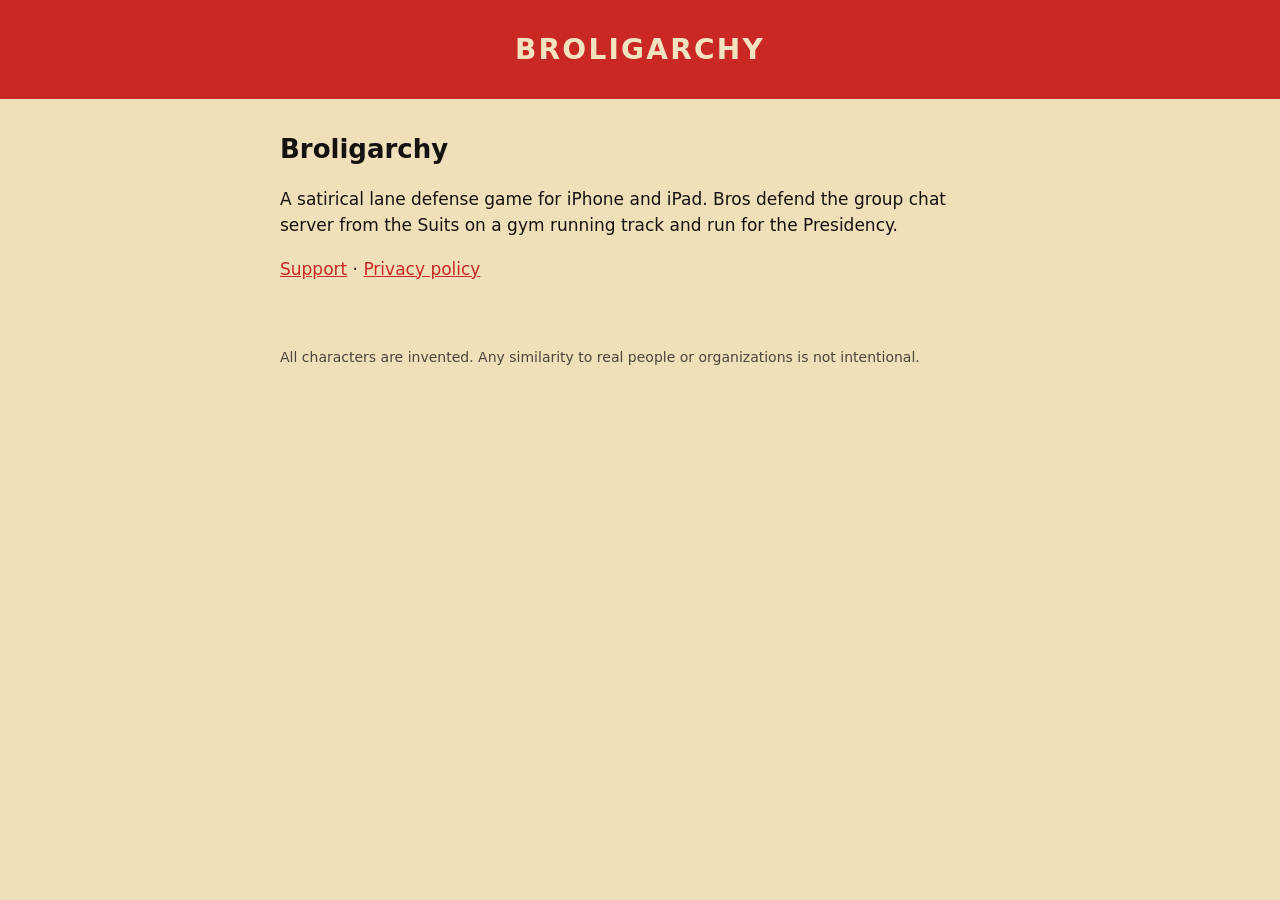
<file: index.html>
<!doctype html>
<html lang="en"><head><meta charset="utf-8"><meta name="viewport" content="width=device-width,initial-scale=1">
<title>Broligarchy</title><link rel="stylesheet" href="style.css"></head>
<body><header><a href="./">BROLIGARCHY</a></header>
<main>
<h1>Broligarchy</h1>
<p>A satirical lane defense game for iPhone and iPad. Bros defend the group chat server from the Suits on a gym running track and run for the Presidency.</p>
<p><a href="support.html">Support</a> · <a href="privacy.html">Privacy policy</a></p>
</main>
<footer>All characters are invented. Any similarity to real people or organizations is not intentional.</footer>
</body></html>
</file>
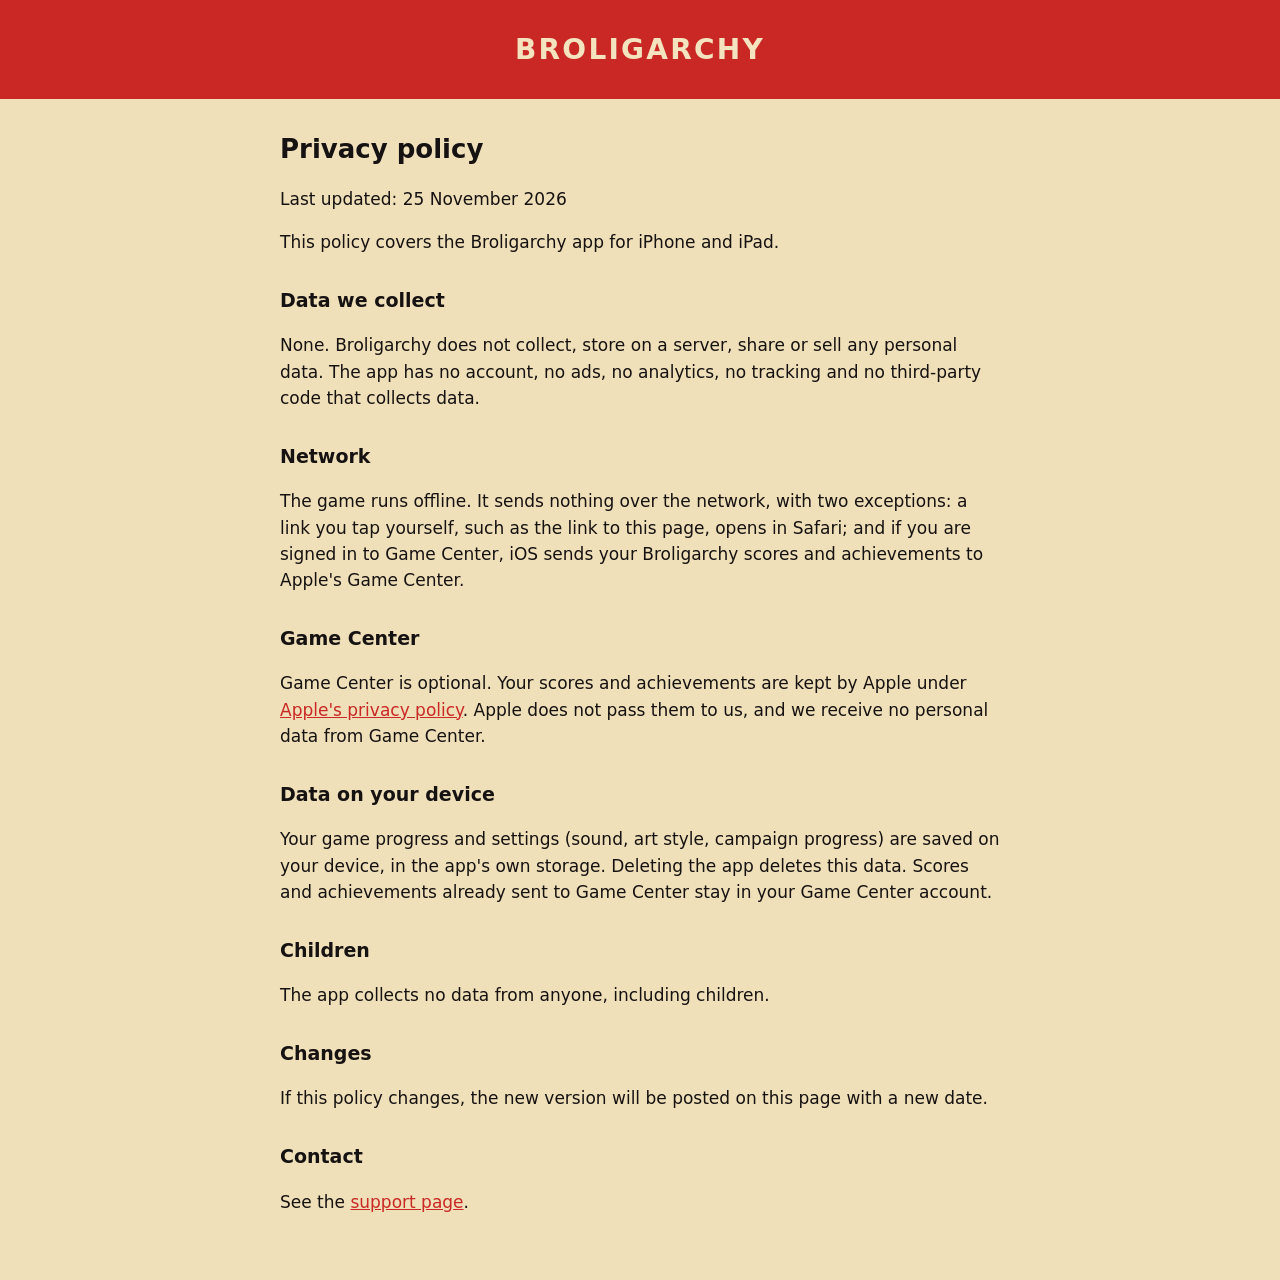
<file: privacy.html>
<!doctype html>
<html lang="en"><head><meta charset="utf-8"><meta name="viewport" content="width=device-width,initial-scale=1">
<title>Broligarchy privacy policy</title><link rel="stylesheet" href="style.css"></head>
<body><header><a href="./">BROLIGARCHY</a></header>
<main>
<h1>Privacy policy</h1>
<p>Last updated: 25 November 2026</p>
<p>This policy covers the Broligarchy app for iPhone and iPad.</p>
<h2>Data we collect</h2>
<p>None. Broligarchy does not collect, store on a server, share or sell any personal data. The app has no account, no ads, no analytics, no tracking and no third-party code that collects data.</p>
<h2>Network</h2>
<p>The game runs offline. It sends nothing over the network, with two exceptions: a link you tap yourself, such as the link to this page, opens in Safari; and if you are signed in to Game Center, iOS sends your Broligarchy scores and achievements to Apple's Game Center.</p>
<h2>Game Center</h2>
<p>Game Center is optional. Your scores and achievements are kept by Apple under <a href="https://www.apple.com/legal/privacy/">Apple's privacy policy</a>. Apple does not pass them to us, and we receive no personal data from Game Center.</p>
<h2>Data on your device</h2>
<p>Your game progress and settings (sound, art style, campaign progress) are saved on your device, in the app's own storage. Deleting the app deletes this data. Scores and achievements already sent to Game Center stay in your Game Center account.</p>
<h2>Children</h2>
<p>The app collects no data from anyone, including children.</p>
<h2>Changes</h2>
<p>If this policy changes, the new version will be posted on this page with a new date.</p>
<h2>Contact</h2>
<p>See the <a href="support.html">support page</a>.</p>
</main></body></html>
</file>
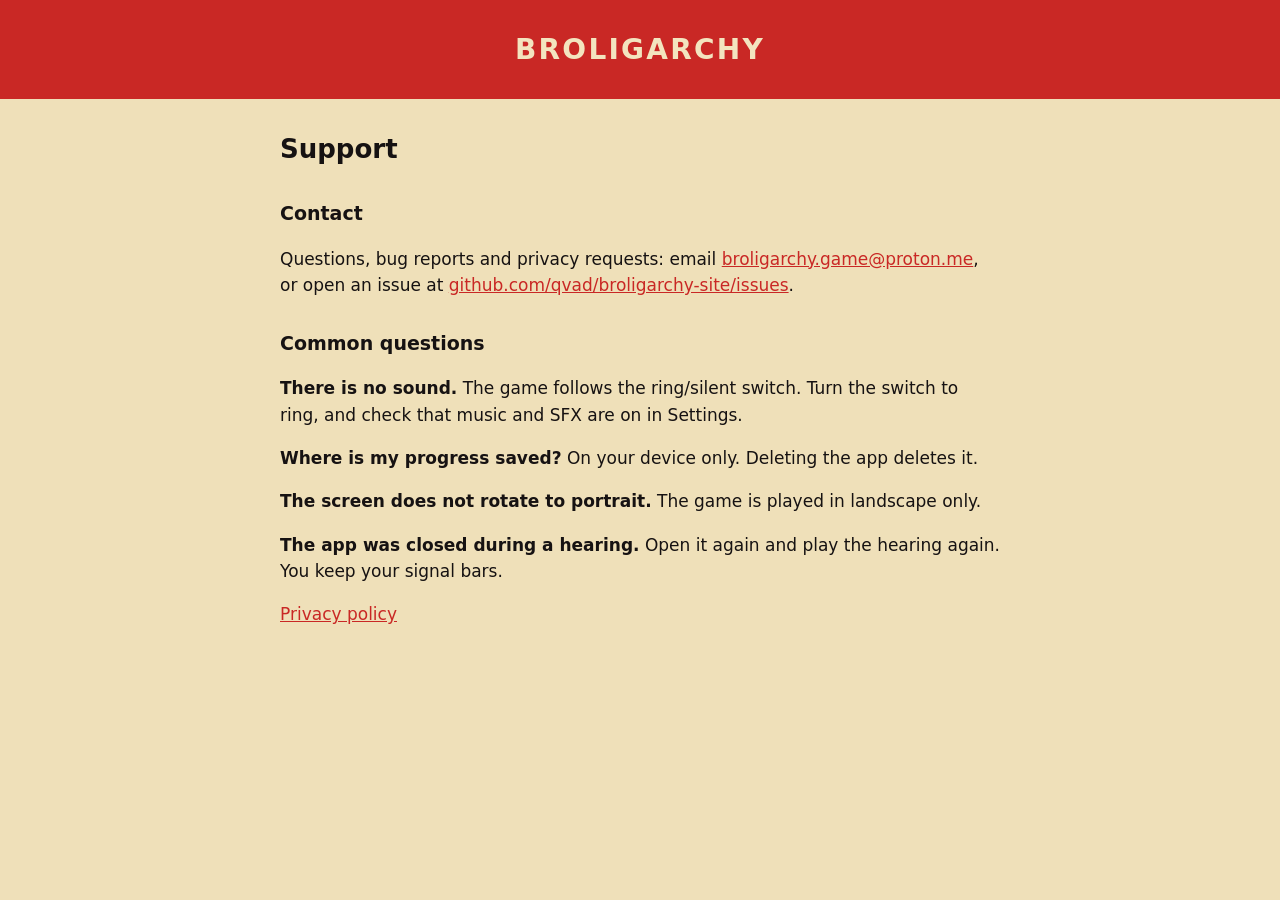
<file: support.html>
<!doctype html>
<html lang="en"><head><meta charset="utf-8"><meta name="viewport" content="width=device-width,initial-scale=1">
<title>Broligarchy support</title><link rel="stylesheet" href="style.css"></head>
<body><header><a href="./">BROLIGARCHY</a></header>
<main>
<h1>Support</h1>
<h2>Contact</h2>
<p>Questions, bug reports and privacy requests: <!--CONTACT-->email <a href="mailto:broligarchy.game@proton.me">broligarchy.game@proton.me</a>, or open an issue at <a href="https://github.com/qvad/broligarchy-site/issues">github.com/qvad/broligarchy-site/issues</a>.<!--/CONTACT--></p>
<h2>Common questions</h2>
<p><b>There is no sound.</b> The game follows the ring/silent switch. Turn the switch to ring, and check that music and SFX are on in Settings.</p>
<p><b>Where is my progress saved?</b> On your device only. Deleting the app deletes it.</p>
<p><b>The screen does not rotate to portrait.</b> The game is played in landscape only.</p>
<p><b>The app was closed during a hearing.</b> Open it again and play the hearing again. You keep your signal bars.</p>
<p><a href="privacy.html">Privacy policy</a></p>
</main></body></html>
</file>
<file: style.css>
:root { --ink:#161212; --cream:#f3e4bf; --paper:#efe0b9; --red:#c92825; }
body { margin:0; background:var(--paper); color:var(--ink); font:17px/1.55 system-ui,-apple-system,"Segoe UI",sans-serif; }
header { background:var(--red); color:var(--cream); padding:28px 16px; text-align:center; }
header a { color:var(--cream); text-decoration:none; font-weight:800; letter-spacing:.08em; font-size:28px; }
main { max-width:720px; margin:0 auto; padding:24px 16px 48px; }
h1 { font-size:26px; margin:.2em 0 .6em; }
h2 { font-size:19px; margin:1.6em 0 .4em; }
a { color:var(--red); }
footer { max-width:720px; margin:0 auto; padding:0 16px 32px; font-size:14px; opacity:.75; }
</file>
